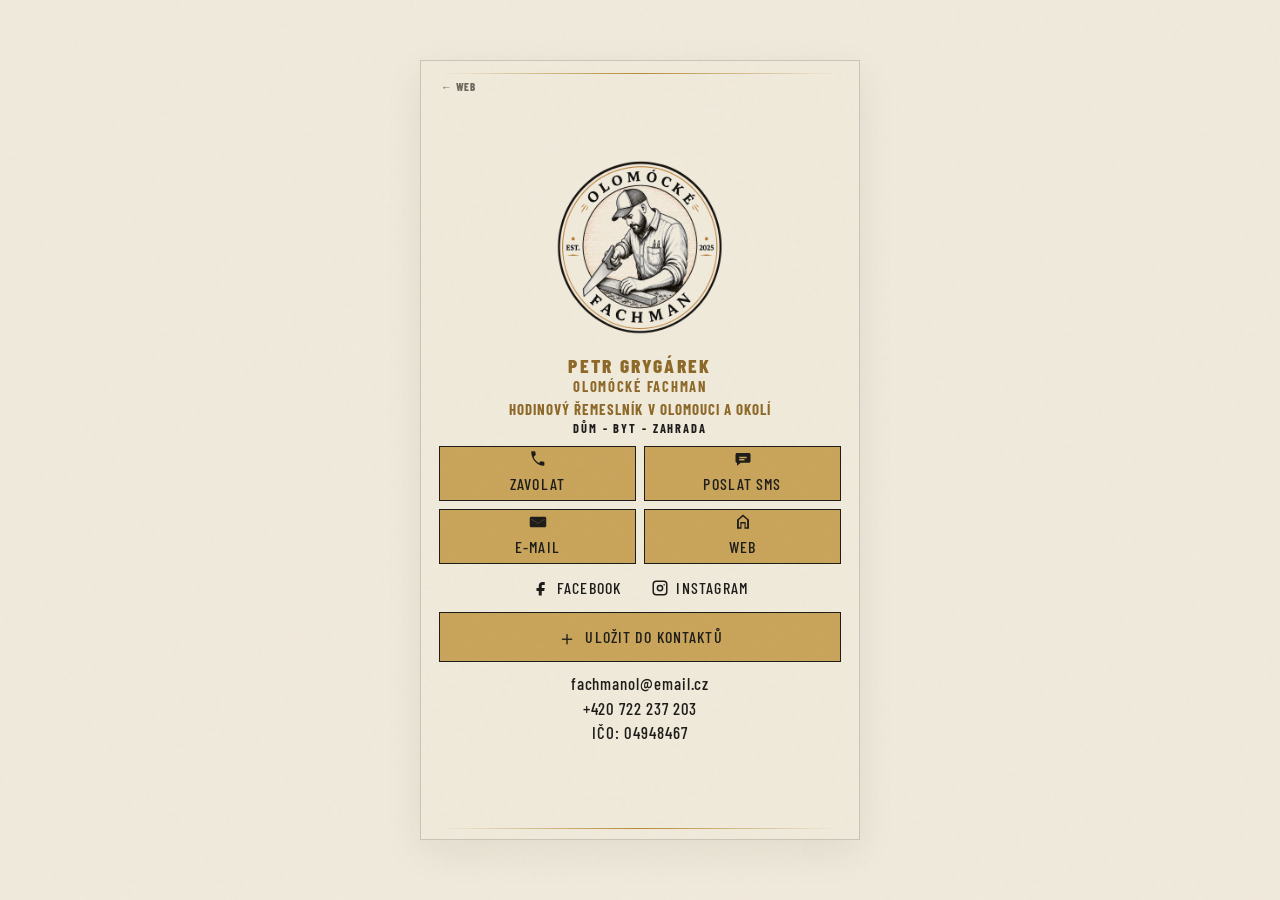
<file: vizitka/index.html>
<!doctype html>
<html lang="cs">
<head>
  <meta charset="utf-8">
  <meta name="viewport" content="width=device-width, initial-scale=1, viewport-fit=cover">
  <meta name="theme-color" content="#f0eadc">
  <meta name="description" content="Digitální vizitka – Petr Grygárek, Olomócké Fachman. Hodinový řemeslník pro Olomouc a okolí.">
  <meta name="apple-mobile-web-app-capable" content="yes">
  <meta name="apple-mobile-web-app-status-bar-style" content="default">
  <link rel="manifest" href="manifest.webmanifest">
  <link rel="icon" href="logo-v03.png">
  <link rel="preconnect" href="https://fonts.googleapis.com">
  <link rel="preconnect" href="https://fonts.gstatic.com" crossorigin>
  <link href="https://fonts.googleapis.com/css2?family=Barlow+Condensed:wght@500;600;700;800&family=Inter:wght@400;500;600;700&display=swap" rel="stylesheet">
  <link rel="stylesheet" href="style.css">
  <title>Petr Grygárek | Olomócké Fachman</title>
</head>
<body class="vizitka-body">
  <main class="vizitka-page">
    <section class="vizitka-shell" aria-label="Digitální vizitka Petr Grygárek – Olomócké Fachman">
      <a class="vizitka-back" href="../" aria-label="Zpět na web">← Web</a>

      <div class="vizitka-topline" aria-hidden="true"></div>
      <img class="vizitka-brandmark" src="logo-v03.png" alt="Olomócké Fachman">

      <div class="vizitka-identity">
        <div class="vizitka-person">Petr Grygárek</div>
        <div class="vizitka-brandname">Olomócké fachman</div>
        <div class="vizitka-job">Hodinový řemeslník v Olomouci a okolí</div>
        <div class="vizitka-area">Dům - Byt - Zahrada</div>
      </div>


      <div class="vizitka-actions">
        <a class="vizitka-action" href="tel:+420722237203" aria-label="Zavolat">
          <svg viewBox="0 0 24 24" aria-hidden="true"><path d="M6.6 10.8c1.6 3.1 3.5 4.9 6.6 6.6l2.2-2.2c.3-.3.7-.4 1.1-.2 1 .3 2 .5 3 .5.6 0 1 .4 1 1V20c0 .6-.4 1-1 1C11.5 21 3 12.5 3 2.5c0-.6.4-1 1-1h3.5c.6 0 1 .4 1 1 0 1 .2 2 .5 3 .1.4 0 .8-.2 1.1l-2.2 2.2Z"/></svg>
          <strong>Zavolat</strong>
        </a>
        <a class="vizitka-action" href="sms:+420722237203" aria-label="Poslat SMS">
          <svg viewBox="0 0 24 24" aria-hidden="true"><path d="M4 4h16c1.1 0 2 .9 2 2v9c0 1.1-.9 2-2 2H9l-5 4v-4H4c-1.1 0-2-.9-2-2V6c0-1.1.9-2 2-2Zm3 5v2h10V9H7Zm0 3v2h7v-2H7Z"/></svg>
          <strong>Poslat SMS</strong>
        </a>
        <a class="vizitka-action" href="mailto:fachmanol@email.cz" aria-label="E-mail">
          <svg viewBox="0 0 24 24" aria-hidden="true"><path d="M3 5h18c1.1 0 2 .9 2 2v10c0 1.1-.9 2-2 2H3c-1.1 0-2-.9-2-2V7c0-1.1.9-2 2-2Zm0 3v.4l9 5.7 9-5.7V8l-9 5.7L3 8Z"/></svg>
          <strong>E-mail</strong>
        </a>
        <a class="vizitka-action" href="https://www.olomockefachman.cz/" aria-label="Web">
          <svg viewBox="0 0 24 24" aria-hidden="true"><path d="M12 2 4 9v12h6v-7h4v7h6V9l-8-7Zm0 2.6 5.5 4.8V19h-2v-7H8.5v7h-2V9.4L12 4.6Z"/></svg>
          <strong>Web</strong>
        </a>
      </div>

      <div class="vizitka-socials" aria-label="Sociální sítě">
        <a href="https://www.facebook.com/olomockefachman/" target="_blank" rel="noopener noreferrer" aria-label="Facebook">
          <svg viewBox="0 0 24 24" aria-hidden="true"><path d="M14 8h3V4h-3c-2.8 0-5 2.2-5 5v3H6v4h3v6h4v-6h3.2l.8-4H13V9c0-.6.4-1 1-1Z"/></svg><span>Facebook</span>
        </a>
        <a href="https://www.instagram.com/olomocke.fachman/" target="_blank" rel="noopener noreferrer" aria-label="Instagram">
          <svg viewBox="0 0 24 24" aria-hidden="true"><path d="M7 2h10a5 5 0 0 1 5 5v10a5 5 0 0 1-5 5H7a5 5 0 0 1-5-5V7a5 5 0 0 1 5-5Zm0 2a3 3 0 0 0-3 3v10a3 3 0 0 0 3 3h10a3 3 0 0 0 3-3V7a3 3 0 0 0-3-3H7Zm5 3.5A4.5 4.5 0 1 1 7.5 12 4.5 4.5 0 0 1 12 7.5Zm0 2A2.5 2.5 0 1 0 14.5 12 2.5 2.5 0 0 0 12 9.5ZM17.5 6.5A1 1 0 1 1 16.5 7.5a1 1 0 0 1 1-1Z"/></svg><span>Instagram</span>
        </a>
      </div>

      <button class="vizitka-save" id="saveContact" type="button">
        <span class="save-icon">＋</span><span>Uložit do kontaktů</span>
      </button>

      <div class="vizitka-contact-info">
        <a href="mailto:fachmanol@email.cz">fachmanol@email.cz</a>
        <a href="tel:+420722237203">+420 722 237 203</a>
        <span>IČO: 04948467</span>
      </div>
    </section>
  </main>
  <script src="app.js"></script>
</body>
</html>
</file>
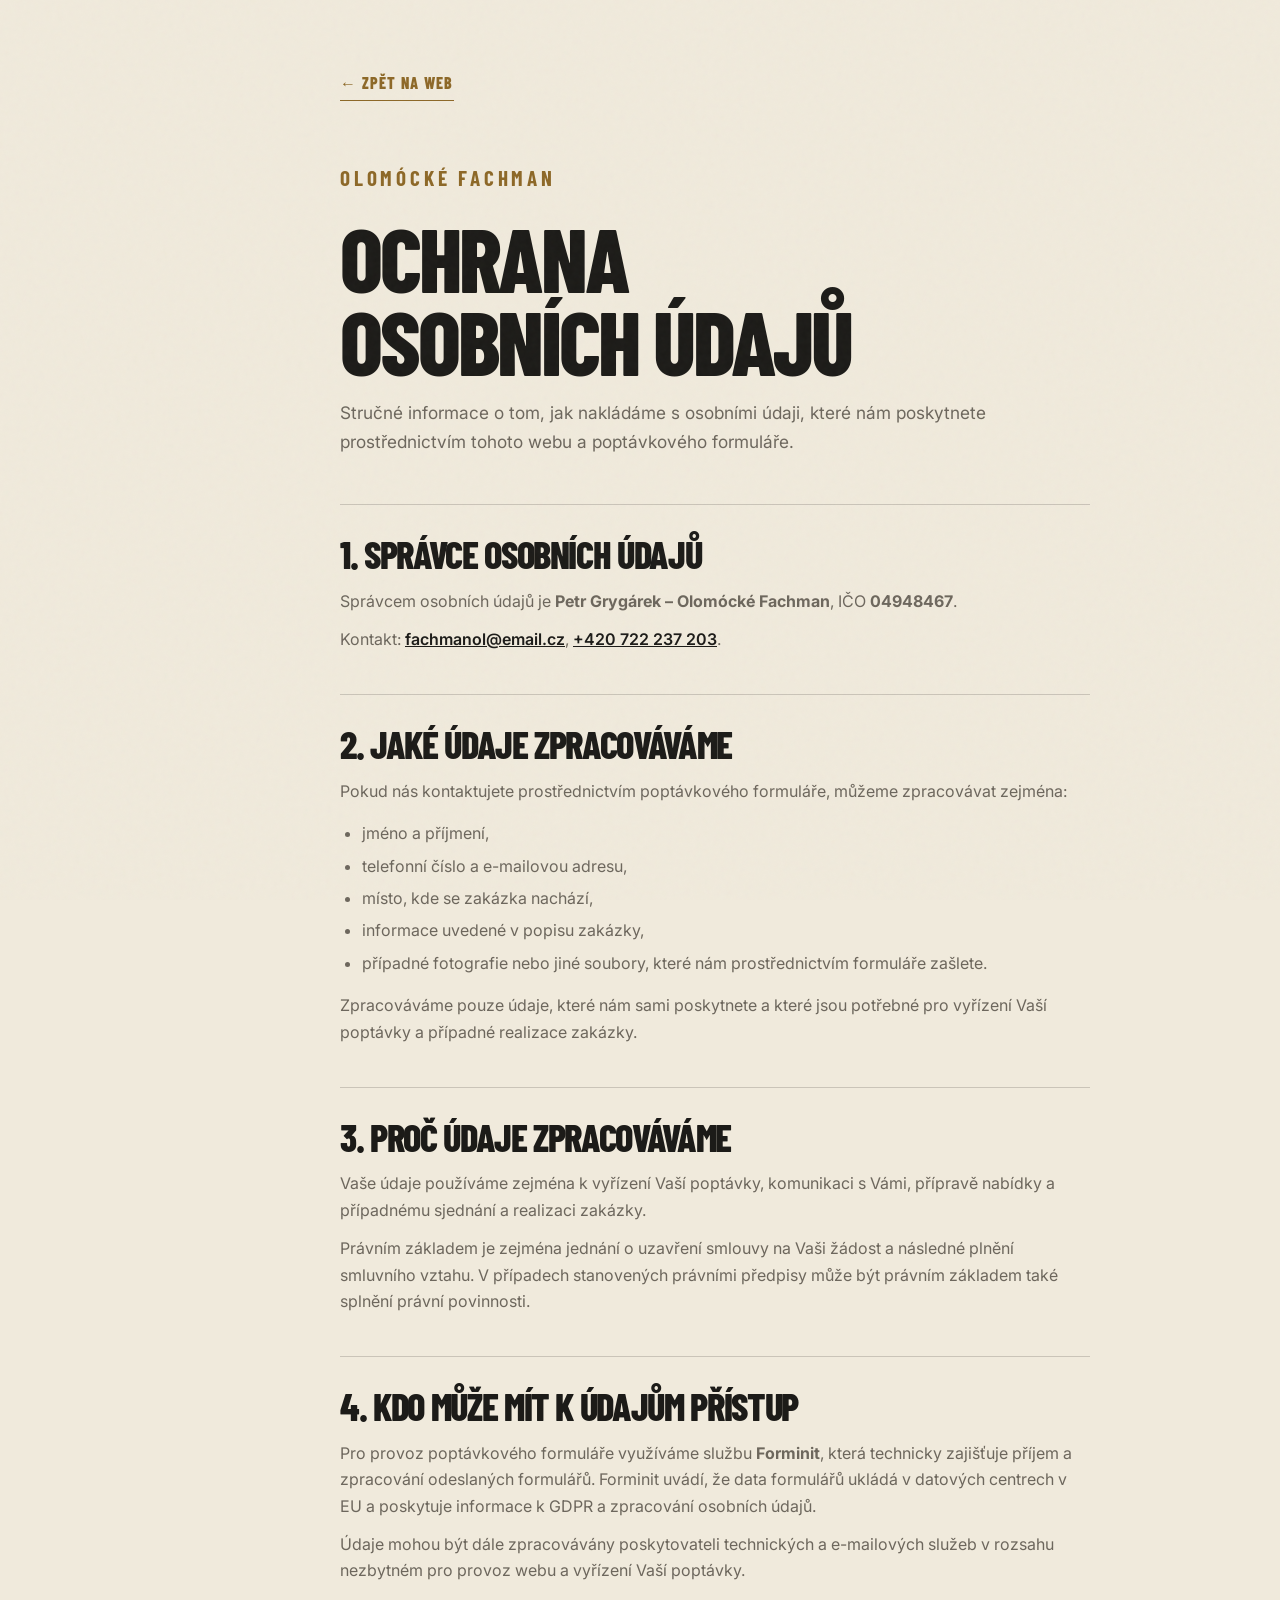
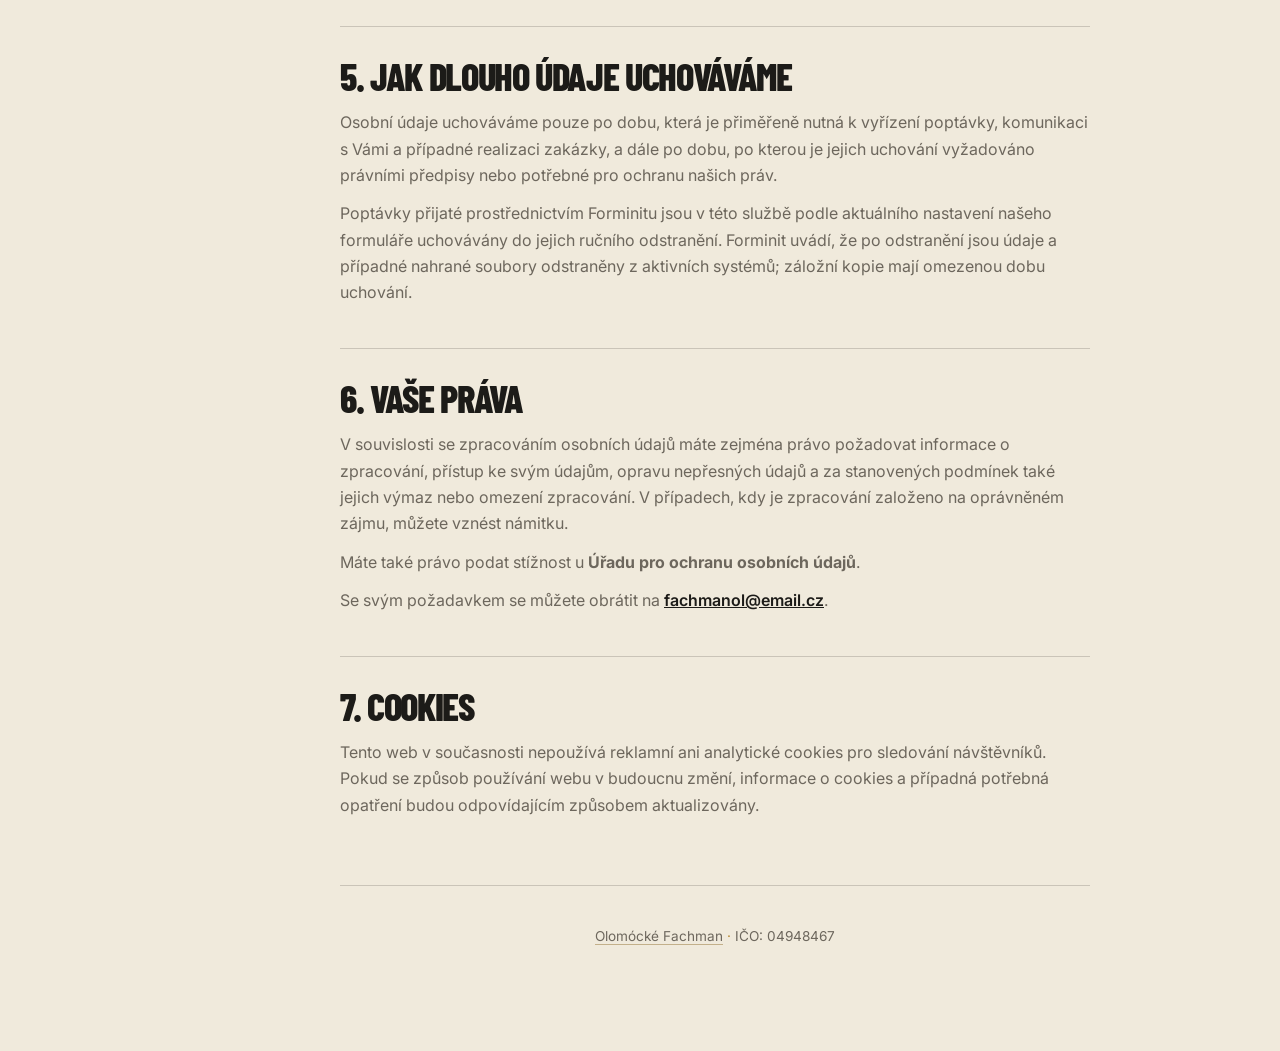
<file: ochrana-osobnich-udaju.html>
<!doctype html>
<html lang="cs">
<head>
  <meta charset="utf-8">
  <meta name="viewport" content="width=device-width, initial-scale=1">
  <meta name="description" content="Ochrana osobních údajů – Olomócké Fachman.">
  <title>Ochrana osobních údajů | Olomócké Fachman</title>
  <link rel="preconnect" href="https://fonts.googleapis.com">
  <link rel="preconnect" href="https://fonts.gstatic.com" crossorigin>
  <link href="https://fonts.googleapis.com/css2?family=Barlow+Condensed:wght@500;600;700;800&family=Inter:wght@400;500;600;700&display=swap" rel="stylesheet">
  <link rel="stylesheet" href="style.css">
</head>
<body class="privacy-page">
  <main class="privacy-wrap">
    <a class="privacy-back" href="index.html">← Zpět na web</a>
    <p class="kicker">Olomócké Fachman</p>
    <h1>Ochrana<br>osobních údajů</h1>
    <p class="privacy-lead">Stručné informace o tom, jak nakládáme s osobními údaji, které nám poskytnete prostřednictvím tohoto webu a poptávkového formuláře.</p>

    <section class="privacy-card">
      <h2>1. Správce osobních údajů</h2>
      <p>Správcem osobních údajů je <strong>Petr Grygárek – Olomócké Fachman</strong>, IČO <strong>04948467</strong>.</p>
      <p>Kontakt: <a class="privacy-contact" href="mailto:fachmanol@email.cz">fachmanol@email.cz</a>, <a class="privacy-contact" href="tel:+420722237203">+420 722 237 203</a>.</p>
    </section>

    <section class="privacy-card">
      <h2>2. Jaké údaje zpracováváme</h2>
      <p>Pokud nás kontaktujete prostřednictvím poptávkového formuláře, můžeme zpracovávat zejména:</p>
      <ul>
        <li>jméno a příjmení,</li>
        <li>telefonní číslo a e-mailovou adresu,</li>
        <li>místo, kde se zakázka nachází,</li>
        <li>informace uvedené v popisu zakázky,</li>
        <li>případné fotografie nebo jiné soubory, které nám prostřednictvím formuláře zašlete.</li>
      </ul>
      <p>Zpracováváme pouze údaje, které nám sami poskytnete a které jsou potřebné pro vyřízení Vaší poptávky a případné realizace zakázky.</p>
    </section>

    <section class="privacy-card">
      <h2>3. Proč údaje zpracováváme</h2>
      <p>Vaše údaje používáme zejména k vyřízení Vaší poptávky, komunikaci s Vámi, přípravě nabídky a případnému sjednání a realizaci zakázky.</p>
      <p>Právním základem je zejména jednání o uzavření smlouvy na Vaši žádost a následné plnění smluvního vztahu. V případech stanovených právními předpisy může být právním základem také splnění právní povinnosti.</p>
    </section>

    <section class="privacy-card">
      <h2>4. Kdo může mít k údajům přístup</h2>
      <p>Pro provoz poptávkového formuláře využíváme službu <strong>Forminit</strong>, která technicky zajišťuje příjem a zpracování odeslaných formulářů. Forminit uvádí, že data formulářů ukládá v datových centrech v EU a poskytuje informace k GDPR a zpracování osobních údajů.</p>
      <p>Údaje mohou být dále zpracovávány poskytovateli technických a e-mailových služeb v rozsahu nezbytném pro provoz webu a vyřízení Vaší poptávky.</p>
    </section>

    <section class="privacy-card">
      <h2>5. Jak dlouho údaje uchováváme</h2>
      <p>Osobní údaje uchováváme pouze po dobu, která je přiměřeně nutná k vyřízení poptávky, komunikaci s Vámi a případné realizaci zakázky, a dále po dobu, po kterou je jejich uchování vyžadováno právními předpisy nebo potřebné pro ochranu našich práv.</p>
      <p>Poptávky přijaté prostřednictvím Forminitu jsou v této službě podle aktuálního nastavení našeho formuláře uchovávány do jejich ručního odstranění. Forminit uvádí, že po odstranění jsou údaje a případné nahrané soubory odstraněny z aktivních systémů; záložní kopie mají omezenou dobu uchování.</p>
    </section>

    <section class="privacy-card">
      <h2>6. Vaše práva</h2>
      <p>V souvislosti se zpracováním osobních údajů máte zejména právo požadovat informace o zpracování, přístup ke svým údajům, opravu nepřesných údajů a za stanovených podmínek také jejich výmaz nebo omezení zpracování. V případech, kdy je zpracování založeno na oprávněném zájmu, můžete vznést námitku.</p>
      <p>Máte také právo podat stížnost u <strong>Úřadu pro ochranu osobních údajů</strong>.</p>
      <p>Se svým požadavkem se můžete obrátit na <a class="privacy-contact" href="mailto:fachmanol@email.cz">fachmanol@email.cz</a>.</p>
    </section>

    <section class="privacy-card">
      <h2>7. Cookies</h2>
      <p>Tento web v současnosti nepoužívá reklamní ani analytické cookies pro sledování návštěvníků. Pokud se způsob používání webu v budoucnu změní, informace o cookies a případná potřebná opatření budou odpovídajícím způsobem aktualizovány.</p>
    </section>

    <footer>
      <p><a href="index.html">Olomócké Fachman</a> <span>·</span> IČO: 04948467</p>
    </footer>
  </main>
</body>
</html>
</file>
<file: vizitka/style.css>
:root{
  --paper:#f0eadc;
  --paper-deep:#e7ddc9;
  --ink:#1c1b18;
  --muted:#6d675d;
  --brass:#b78b38;
  --brass-dark:#8d6827;
  --line:rgba(28,27,24,.18);
  --display:"Barlow Condensed",Arial,sans-serif;
  --body:"Inter",Arial,sans-serif;
}
*{box-sizing:border-box}
html,body{max-width:100%;overflow-x:hidden}
html{scroll-behavior:smooth;scroll-padding-top:90px}
body{margin:0;background:var(--paper);color:var(--ink);font-family:var(--body);line-height:1.65}
body::before{content:"";position:fixed;inset:0;pointer-events:none;z-index:9999;opacity:.16;background-image:url("data:image/svg+xml,%3Csvg viewBox='0 0 180 180' xmlns='http://www.w3.org/2000/svg'%3E%3Cfilter id='n'%3E%3CfeTurbulence type='fractalNoise' baseFrequency='.85' numOctaves='4' stitchTiles='stitch'/%3E%3C/filter%3E%3Crect width='100%25' height='100%25' filter='url(%23n)' opacity='.18'/%3E%3C/svg%3E")}
a{color:inherit} img{max-width:100%;display:block}
.site-header{height:78px;position:sticky;top:0;z-index:100;display:flex;align-items:center;gap:34px;padding:0 clamp(22px,5vw,76px);background:rgba(240,234,220,.88);backdrop-filter:blur(12px);border-bottom:1px solid var(--brass)}
.desktop-nav{display:flex;gap:30px;margin-right:auto}
.desktop-nav a,.header-cta{text-decoration:none;text-transform:uppercase;font-family:var(--display);font-weight:700;letter-spacing:.08em;font-size:.93rem}
.desktop-nav a{position:relative}.desktop-nav a::after{content:"";position:absolute;left:0;right:100%;bottom:-6px;height:2px;background:var(--brass);transition:.25s}.desktop-nav a:hover::after{right:0}
.header-cta{padding:11px 17px;border:1px solid var(--brass-dark);background:var(--brass);color:var(--ink)}
.section{padding:clamp(58px,6.5vw,100px) clamp(22px,7vw,110px);position:relative}
.hero{min-height:calc(100vh - 78px);display:grid;place-items:center;text-align:center;padding-top:118px;padding-bottom:84px;overflow:hidden}
.hero-rule{display:none}
.hero-inner{width:min(850px,100%);display:flex;flex-direction:column;align-items:center;transform:translateY(-70px)}
.hero-logo{width:min(465px,66vw);margin:0 auto 18px;filter:contrast(1.04)}
.eyebrow,.kicker{text-transform:uppercase;font-family:var(--display);letter-spacing:.18em;font-weight:700;color:var(--brass-dark);font-size:.88rem}
.hero-locality{font-size:clamp(1.18rem,1.9vw,1.58rem);color:var(--ink);letter-spacing:.22em;margin:8px 0 0}
.hero-copy{max-width:760px;margin:26px auto 26px;color:#4c4840;font-size:clamp(1rem,1.4vw,1.18rem);line-height:1.55}
.hero-copy span{display:block}.hero-copy span+span{margin-top:10px}
.wood-note{margin:0 auto 30px;font-family:var(--display);font-size:clamp(1.15rem,1.8vw,1.55rem);font-weight:600;color:var(--brass-dark)}
.hero-actions{display:flex;justify-content:center;gap:12px;flex-wrap:wrap}
.btn{display:inline-flex;align-items:center;justify-content:center;min-height:52px;padding:0 25px;text-decoration:none;text-transform:uppercase;font-family:var(--display);font-weight:800;letter-spacing:.09em;border:1px solid var(--ink);cursor:pointer;transition:transform .2s,background .2s,color .2s}.btn:hover{transform:translateY(-2px)}
.btn-primary{background:var(--ink);color:var(--paper)}.btn-primary:hover{background:var(--brass-dark);border-color:var(--brass-dark)}.btn-ghost{background:transparent}.btn-ghost:hover{background:rgba(28,27,24,.06)}
.scroll-cue{position:absolute;bottom:28px;width:28px;height:48px;border:1px solid var(--line);border-radius:20px}.scroll-cue span{position:absolute;left:50%;top:9px;width:4px;height:4px;border-radius:50%;background:var(--brass);animation:scroll 1.7s infinite}@keyframes scroll{0%{transform:translate(-50%,0);opacity:0}25%{opacity:1}100%{transform:translate(-50%,20px);opacity:0}}
.section-head{max-width:860px;margin-bottom:58px}.section-head.centered{text-align:center;margin-left:auto;margin-right:auto}
h2{font-family:var(--display);font-size:clamp(3rem,6.5vw,6.7rem);line-height:.94;text-transform:uppercase;letter-spacing:-.035em;margin:14px 0 0;font-weight:800}
h2 em{font-style:normal;color:var(--brass-dark)}
.services{border-top:1px solid var(--line)}
.service-grid{display:grid;grid-template-columns:repeat(2,1fr);max-width:980px;margin:0 auto;border-top:1px solid var(--line);border-left:1px solid var(--line)}
.service-card{position:relative;min-height:220px;padding:30px 32px;border-right:1px solid var(--line);border-bottom:1px solid var(--line)}
.service-card .number,.step>span{font-family:var(--display);color:var(--brass-dark);letter-spacing:.1em}.line-icon{font-family:serif;font-size:3.5rem;line-height:1;color:var(--brass);margin:20px 0 16px}
.service-card h3,.step h3{font-family:var(--display);text-transform:uppercase;font-size:1.8rem;line-height:1.05;margin:0 0 14px}.service-card p,.step p{color:var(--muted);max-width:520px;margin:0}
.service-wide{grid-column:1/-1;display:grid;grid-template-columns:auto 1fr auto;align-items:center;gap:30px;min-height:150px}.service-wide h3{margin-bottom:8px}.text-link{font-family:var(--display);text-transform:uppercase;font-weight:800;letter-spacing:.07em;text-decoration:none;border-bottom:1px solid var(--ink);padding-bottom:5px;white-space:nowrap}.text-link span{color:var(--brass-dark)}
.quick-action{background:linear-gradient(135deg,rgba(183,139,56,.08),transparent 45%,rgba(183,139,56,.09));text-align:center;border-block:1px solid var(--line);padding-top:12px;padding-bottom:clamp(48px,5vw,78px)}
.simple-divider{width:min(760px,78vw);height:1px;margin:0 auto 48px;background:linear-gradient(90deg,transparent,var(--brass),transparent)}
.quick-inner{max-width:820px;margin:auto}.quick-inner>p:not(.kicker){max-width:620px;margin:28px auto 32px;color:var(--muted)}
.about{display:grid;grid-template-columns:minmax(300px,.8fr) minmax(400px,1.2fr);gap:clamp(55px,8vw,130px);align-items:center}.profile-photo{aspect-ratio:4/5;overflow:hidden;border:1px solid var(--brass);background:#ddd}.profile-photo img{width:100%;height:100%;object-fit:cover;display:block}
.about-copy .lead{font-size:1.2rem;color:var(--ink);margin-top:36px}.about-copy p{color:var(--muted);max-width:680px}.about-copy p+p{margin-top:18px}blockquote{margin:35px 0 0;padding:10px 0 10px 25px;border-left:3px solid var(--brass);font-family:var(--display);font-weight:600;font-size:clamp(1.5rem,2.2vw,2.2rem);line-height:1.2}.quality-motto{margin-top:24px!important;color:var(--brass-dark)!important;font-family:var(--display);font-size:clamp(1.25rem,1.8vw,1.7rem);font-weight:600;line-height:1.3}
.process{background:rgba(255,255,255,.15);border-block:1px solid var(--line)}.process-grid{display:grid;grid-template-columns:repeat(4,1fr);max-width:980px;margin:0 auto;border-top:1px solid var(--line);border-left:1px solid var(--line)}.step{padding:28px 24px;min-height:220px;border-right:1px solid var(--line);border-bottom:1px solid var(--line);position:relative}.step:not(:last-child)::after{content:"→";position:absolute;right:-13px;top:45px;z-index:2;background:var(--paper);color:var(--brass-dark);padding:0 4px}.step h3{margin-top:38px}.process-note{text-align:center;font-family:var(--display);text-transform:uppercase;font-weight:700;letter-spacing:.08em;margin:40px auto 0}
.portfolio-grid{display:grid;gap:34px}.portfolio-job{display:grid;grid-template-columns:repeat(3,1fr);gap:12px}.portfolio-job.portfolio-single{grid-template-columns:minmax(0,1fr)}.portfolio-photo{border:0;padding:0;background:none;display:block;cursor:zoom-in;overflow:hidden;aspect-ratio:4/3}.portfolio-photo img{width:100%;height:100%;object-fit:cover;display:block;transition:transform .45s ease}.portfolio-photo:hover img{transform:scale(1.025)}.gallery-note{color:var(--muted);font-size:.9rem;margin-top:15px}.lightbox{position:fixed;inset:0;background:rgba(12,12,12,.92);z-index:500;display:none;align-items:center;justify-content:center;padding:40px}.lightbox.open{display:flex}.lightbox img{max-width:94vw;max-height:90vh;object-fit:contain;box-shadow:0 20px 70px rgba(0,0,0,.35)}.lightbox-close{position:absolute;top:18px;right:24px;width:48px;height:48px;border:1px solid rgba(255,255,255,.35);background:rgba(0,0,0,.25);color:#fff;font-size:34px;line-height:1;cursor:pointer}
.inquiry{display:grid;grid-template-columns:.75fr 1.25fr;gap:clamp(55px,8vw,120px);background:var(--paper-deep);border-block:0;position:relative}.inquiry::before{content:"";position:absolute;left:0;right:0;top:0;height:1px;background:var(--brass)}.inquiry-copy{position:relative}.inquiry-copy>p:not(.kicker){color:var(--muted);max-width:500px;margin-top:30px}.stamp{margin-top:80px;width:145px;height:145px;border:2px solid rgba(141,104,39,.45);border-radius:50%;display:grid;place-items:center;align-content:center;text-align:center;font-family:var(--display);font-weight:700;color:rgba(141,104,39,.6);transform:rotate(-8deg);line-height:1}.stamp b{font-size:1.5rem}
.inquiry-form{background:rgba(240,234,220,.7);border:1px solid var(--line);padding:clamp(28px,4vw,55px)}.field-row{display:grid;grid-template-columns:1fr 1fr;gap:20px}label{display:block;font-family:var(--display);font-weight:700;text-transform:uppercase;letter-spacing:.06em;margin-bottom:22px}input,textarea{display:block;width:100%;margin-top:7px;background:transparent;border:0;border-bottom:1px solid rgba(28,27,24,.42);border-radius:0;padding:12px 3px;font:inherit;color:var(--ink);outline:none}textarea{border:1px solid rgba(28,27,24,.3);padding:15px;resize:vertical}input:focus,textarea:focus{border-color:var(--brass-dark)}.file-field input{position:absolute;opacity:0;pointer-events:none}.file-box{margin-top:7px;border:1px dashed rgba(28,27,24,.35);padding:22px;display:flex;flex-direction:column;cursor:pointer}.file-box b{color:var(--brass-dark)}.file-box small{text-transform:none;letter-spacing:0;font-family:var(--body);font-weight:400;color:var(--muted)}.form-submit{width:100%;border:0}.form-note{text-align:center;color:var(--muted);font-size:.82rem}.form-success{display:none;margin-top:20px;padding:20px;border:1px solid var(--brass);background:rgba(183,139,56,.08)}.form-success.show{display:flex;flex-direction:column}.form-success strong{font-family:var(--display);font-size:1.5rem;text-transform:uppercase}.form-success span{color:var(--muted);font-size:.9rem}
.contact-grid{display:grid;grid-template-columns:repeat(3,1fr);border-top:1px solid var(--line);border-left:1px solid var(--line)}.contact-card{padding:38px 30px;min-height:185px;border-right:1px solid var(--line);border-bottom:1px solid var(--line);display:flex;flex-direction:column;text-decoration:none}.contact-card small{text-transform:uppercase;color:var(--brass-dark);font-family:var(--display);font-weight:700;letter-spacing:.12em}.contact-card strong{font-family:var(--display);font-size:clamp(1.5rem,2.5vw,2.6rem);margin:auto 0;line-height:1}.contact-card span{font-size:.85rem;color:var(--muted)}a.contact-card:hover{background:rgba(183,139,56,.07)}
.socials{display:flex;justify-content:center;align-items:center;gap:28px;margin-top:42px;text-transform:uppercase;font-family:var(--display);font-weight:700;letter-spacing:.08em}.socials span{color:var(--muted)}.socials a{text-decoration:none;border-bottom:1px solid var(--brass-dark)}
footer{padding:25px 7vw 110px;border-top:1px solid var(--line);text-align:center;color:var(--muted);font-size:.85rem}footer span{color:var(--brass)}
.mobile-actionbar{display:none}
.side-nav{position:fixed;left:22px;right:auto;top:50%;transform:translateY(-50%);z-index:90;display:flex;flex-direction:column;align-items:flex-start;gap:8px;padding:14px 10px;background:transparent;backdrop-filter:none;border-left:1px solid rgba(28,27,24,.14)}.side-nav a{display:flex;align-items:center;justify-content:flex-start;gap:9px;min-height:24px;text-decoration:none;font-family:var(--display);text-transform:uppercase;letter-spacing:.08em;font-size:.76rem;color:var(--muted);transition:color .2s,transform .2s}.side-nav a span{color:var(--brass-dark);font-size:.66rem}.side-nav a b{font-weight:600}.side-nav a:hover,.side-nav a.active{color:var(--ink);transform:translateX(4px)}.side-nav a.active b{color:var(--brass-dark)}.side-nav a.active::before{content:"";width:22px;height:1px;background:var(--brass);order:-1}
.reveal{opacity:0;transform:translateY(24px);transition:opacity .75s ease,transform .75s ease}.reveal.visible{opacity:1;transform:none}
@media(max-width:1180px){.side-nav{display:none}}
@media(max-width:900px){.desktop-nav{display:none}.site-header{height:68px;padding:0 20px}.header-cta{font-size:.8rem;padding:9px 11px}html{scroll-padding-top:68px}.hero{min-height:calc(100svh - 68px);padding-top:98px}.service-grid,.process-grid,.contact-grid{grid-template-columns:1fr 1fr}.service-wide{grid-template-columns:auto 1fr}.service-wide .text-link{grid-column:2}.process-grid .step:nth-child(2)::after{display:none}.about,.inquiry{grid-template-columns:1fr}.about-mark{max-width:500px;margin:auto;width:100%}.stamp{display:none}.portfolio-job{gap:9px}}
@media(max-width:620px){body{padding-bottom:61px}.section{padding:58px 20px}.site-header .header-cta{display:none}.hero{padding-top:54px}.hero-logo{width:min(520px,100%)}.hero-copy{font-size:.98rem}.hero-copy span+span{margin-top:8px}.hero-actions{display:grid;grid-template-columns:1fr;width:100%}.btn{width:100%}h2{font-size:clamp(3rem,15vw,4.8rem);line-height:.96}.section-head{margin-bottom:38px}.service-grid,.process-grid,.contact-grid{grid-template-columns:1fr}.service-card{min-height:auto;padding:30px 25px}.line-icon{margin:22px 0 18px}.service-wide{display:block}.service-wide .number{display:block;margin-bottom:24px}.service-wide .text-link{display:inline-block;margin-top:25px;white-space:normal}.step{min-height:auto;padding:30px 25px}.step h3{margin-top:25px}.step::after{display:none!important}.about{gap:48px}.profile-photo{aspect-ratio:5/4}.portfolio-job{grid-template-columns:1fr;gap:9px}.portfolio-photo{aspect-ratio:16/10}.field-row{grid-template-columns:1fr}.inquiry-form{padding:25px 20px}.contact-card{min-height:150px}.socials{flex-wrap:wrap;gap:15px 24px}.socials span{width:100%;text-align:center}footer{padding-bottom:55px}.mobile-actionbar{position:fixed;z-index:200;left:0;right:0;bottom:0;height:61px;display:grid;grid-template-columns:1fr 1.3fr;background:var(--ink);box-shadow:0 -5px 20px rgba(0,0,0,.14)}.mobile-actionbar a{display:grid;place-items:center;color:var(--paper);text-decoration:none;text-transform:uppercase;font-family:var(--display);font-weight:800;letter-spacing:.08em}.mobile-actionbar a+a{background:var(--brass-dark)}}
@media(prefers-reduced-motion:reduce){html{scroll-behavior:auto}.reveal{opacity:1;transform:none;transition:none}.scroll-cue span{animation:none}}

/* v0.4: reserve a left rail so the floating section navigation never covers content. */
@media(min-width:1181px){
  main{padding-left:150px;}
  .side-nav{left:18px;}
}


/* v0.9: split process headline into ink and brass; footer logo removed. */
.process-subtitle span{color:var(--ink)}
.process-subtitle em{color:var(--brass-dark)}
/* v0.91: requested refinements */
/* v0.91: unify smaller/content text on the Inter body font while preserving existing sizes and colors. */
.service-card p,.step p,.quick-inner>p:not(.kicker),.about-copy>p:not(.kicker),.inquiry-copy>p:not(.kicker),.gallery-note,.contact-card span,.form-note,.form-success span{font-family:var(--body)}

/* v0.91: compact desktop cards without changing the content. */
@media(min-width:901px){
  .service-grid,.process-grid{max-width:980px}
}

/* v0.92: refinement pass requested after visual review. */
/* Keep only the single upper brass divider at the inquiry section. */
.quick-action{border-bottom:0}
.inquiry{border-top:0}
.inquiry::before{left:0;right:0}

/* Keep body copy natural and avoid stretched-looking letter spacing. */
.service-card p,.step p,.quick-inner>p:not(.kicker),.about-copy>p:not(.kicker),.inquiry-copy>p:not(.kicker),.gallery-note,.contact-card span,.form-note,.form-success span,.process-note{font-family:var(--body);letter-spacing:normal;font-stretch:normal}
.process-note{text-transform:uppercase;line-height:1.4}

/* Make the desktop cards more vertically compact. */
@media(min-width:901px){
  .service-card{min-height:185px;padding:24px 28px}
  .service-wide{min-height:125px}
  .step{min-height:180px;padding:24px 22px}
  .step h3{margin-top:30px}
}
/* v0.92 step 1: keep only the upper full-width brass divider before the inquiry section. */
.quick-action{border-top:0;border-bottom:0}

/* v0.92 step 4: logo sits directly below the brass header line. */
@media(min-width:901px){
  .hero{display:block; padding-top:26px; padding-bottom:84px;}
  .hero-inner{transform:none; margin:0 auto;}
  .hero-logo{width:min(390px,52vw); margin:0 auto 18px;}
}

/* v0.93: About text unified font/size; final two sentences bold */
.about-copy .about-emphasis { font: inherit; font-size: inherit; line-height: inherit; }
.about-copy .about-emphasis strong { font-weight: 700; }

/* v0.93: pricing section inserted between process and work. */
.pricing{background:rgba(255,255,255,.10)}
.pricing-intro{max-width:700px;color:var(--muted);margin-top:26px;font-size:1.05rem}
.pricing-list{max-width:980px;margin:0 auto;border-top:1px solid var(--line);border-left:1px solid var(--line);display:grid;grid-template-columns:1fr 1fr}
.pricing-item{padding:26px 28px;border-right:1px solid var(--line);border-bottom:1px solid var(--line)}
.pricing-item h3{font-family:var(--display);text-transform:uppercase;font-size:1.55rem;line-height:1.08;margin:0 0 14px}
.pricing-item p{color:var(--muted);margin:0 0 12px}
.pricing-item p:last-child{margin-bottom:0}
.pricing-note{max-width:980px;margin:34px auto 0;text-align:center;font-family:var(--body);font-size:1rem}
@media(max-width:620px){.pricing-list{grid-template-columns:1fr}.pricing-item{padding:25px 22px}.pricing-item h3{font-size:1.45rem}.pricing-note{text-align:left}}


/* v0.94: enlarge section labels */
.kicker{font-size:1.32rem}

/* v0.94: unified pricing hierarchy — gold titles, black prices below */
.pricing-item h3{color:var(--brass-dark);margin-bottom:8px}
.pricing-price{font-family:var(--display);font-size:1.28rem;line-height:1.15;font-weight:800;color:var(--ink);margin:0 0 16px}
.pricing-price-multi{display:flex;flex-direction:column;gap:3px}
@media(max-width:620px){.kicker{font-size:1.15rem}.pricing-price{font-size:1.18rem}}

/* v0.95 MOBILE: functional responsive pass — desktop appearance remains unchanged. */
.mobile-brand{display:none;text-decoration:none;font-family:var(--display);font-weight:800;text-transform:uppercase;letter-spacing:.08em;font-size:1.08rem}

@media(max-width:900px){
  .site-header{min-height:68px;height:68px}
  .mobile-brand{display:block;margin-right:auto}
  .hero{min-height:auto;padding:54px 20px 72px}
  .hero-inner{width:100%;max-width:760px}
  .hero-logo{width:min(430px,92vw);margin-bottom:16px}
  .hero-locality{font-size:1.18rem;letter-spacing:.18em}
  .hero-copy{max-width:620px;margin:22px auto 22px}
  .wood-note{margin:0 auto 24px;max-width:560px}
  .scroll-cue{display:none}
  .section{padding-left:20px;padding-right:20px}
  h2{max-width:100%;overflow-wrap:break-word}
  .service-wide .text-link{grid-column:auto}
  .about-copy>p:not(.kicker),.inquiry-copy>p:not(.kicker),.quick-inner>p:not(.kicker),.pricing-intro{max-width:100%}
  .process-note{max-width:700px}
  .inquiry{gap:42px}
  .contact-card strong{overflow-wrap:anywhere}
}

@media(max-width:620px){
  body{padding-bottom:calc(61px + env(safe-area-inset-bottom))}
  .site-header{padding:0 16px}
  .mobile-brand{font-size:1rem;letter-spacing:.065em}
  .hero{padding-top:38px;padding-bottom:62px}
  .hero-logo{width:min(390px,88vw)}
  .hero-locality{font-size:1.02rem;letter-spacing:.16em;margin-top:6px}
  .hero-copy{font-size:.94rem;line-height:1.5;margin:18px auto 18px}
  .wood-note{font-size:.9rem;line-height:1.45;margin-bottom:22px}
  .hero-actions{gap:10px}
  .btn{min-height:50px;padding:0 18px;font-size:.86rem}
  h2{font-size:clamp(2.75rem,14vw,4.25rem)}
  .section{padding-top:52px;padding-bottom:52px}
  .section-head{margin-bottom:32px}
  .kicker{font-size:1.15rem;line-height:1.2;letter-spacing:.13em}
  .service-card,.step,.pricing-item{padding:26px 21px}
  .service-card h3,.step h3{font-size:1.65rem}
  .service-card p,.step p,.pricing-item p{font-size:.94rem;line-height:1.58}
  .service-wide .text-link{margin-top:20px}
  .process-grid{border-left:0;border-right:0}
  .process-note{margin-top:30px;font-size:.9rem}
  .pricing-list{border-left:0;border-right:0}
  .pricing-item{border-left:1px solid var(--line);border-right:1px solid var(--line)}
  .pricing-item h3{font-size:1.4rem}
  .pricing-price{font-size:1.15rem}
  .pricing-note{margin-top:28px;font-size:.92rem;line-height:1.55}
  .portfolio-grid{gap:22px}
  .portfolio-job{gap:8px}
  .portfolio-photo{aspect-ratio:16/10}
  .gallery-note{font-size:.82rem;line-height:1.45}
  .lightbox{padding:18px}
  .lightbox img{max-width:96vw;max-height:82vh}
  .lightbox-close{top:10px;right:10px;width:44px;height:44px}
  .inquiry{gap:34px}
  .inquiry-form{padding:22px 17px}
  label{margin-bottom:19px;font-size:.88rem;line-height:1.25}
  input,textarea{font-size:1rem}
  textarea{min-height:150px}
  .file-box{padding:18px 16px}
  .form-note{font-size:.78rem;line-height:1.45}
  .contact-card{padding:30px 22px;min-height:138px}
  .contact-card strong{font-size:clamp(1.45rem,8vw,2rem)}
  .socials{margin-top:30px}
  footer{padding:22px 20px calc(24px + env(safe-area-inset-bottom));font-size:.78rem;line-height:1.5}
  .mobile-actionbar{height:61px;padding-bottom:env(safe-area-inset-bottom);box-sizing:content-box}
  .mobile-actionbar a{font-size:.82rem}
}

@media(max-width:360px){
  .mobile-brand{font-size:.9rem}
  .hero{padding-left:16px;padding-right:16px}
  .section{padding-left:16px;padding-right:16px}
  .hero-logo{width:86vw}
  h2{font-size:2.7rem}
  .service-card,.step,.pricing-item{padding-left:18px;padding-right:18px}
  .inquiry-form{padding-left:15px;padding-right:15px}
}

.file-selected{margin-top:8px;color:var(--brass-dark);font-weight:700;display:flex;flex-direction:column;gap:7px;}
.file-selected-item{display:flex;align-items:center;justify-content:space-between;gap:12px;padding:7px 10px;border:1px solid rgba(0,0,0,.12);border-radius:8px;background:rgba(255,255,255,.45);font-weight:600;color:var(--ink);}
.file-remove{width:28px;height:28px;display:inline-flex;align-items:center;justify-content:center;border:0;border-radius:50%;background:transparent;color:var(--brass-dark);font-size:1.35rem;line-height:1;cursor:pointer;flex:0 0 auto;padding:0;}
.file-remove:hover{background:rgba(0,0,0,.07);}
.file-remove:focus-visible{outline:2px solid var(--brass-dark);outline-offset:2px;}


.header-socials{display:flex;align-items:center;gap:13px;margin-left:auto}
.header-socials a{display:inline-flex;align-items:center;justify-content:center;width:32px;height:32px;color:var(--ink);text-decoration:none;transition:color .2s ease,transform .2s ease}
.header-socials a:hover{color:var(--brass-dark);transform:translateY(-1px)}
.header-socials svg{width:27px;height:27px;fill:none;stroke:currentColor;stroke-width:1.65;stroke-linecap:round;stroke-linejoin:round}
.header-socials a:last-child svg{stroke-width:1.8}
.header-socials a:focus-visible{outline:2px solid var(--brass-dark);outline-offset:3px}

.socials a{display:inline-flex;align-items:center;gap:8px;color:inherit;text-decoration:none}
.socials a svg{width:18px;height:18px;flex:0 0 auto;fill:none;stroke:currentColor;stroke-width:1.65;stroke-linecap:round;stroke-linejoin:round}
.socials a:last-child svg{stroke-width:1.8}
.socials a:hover{color:var(--brass-dark)}

@media (max-width:760px){
  .header-socials{gap:9px;margin-left:auto}
  .header-socials a{width:30px;height:30px}
  .header-socials svg{width:25.5px;height:25.5px}
}

/* v1.03 – sociální sítě pod portfoliem */
.work > .socials{margin-top:42px}


/* v1.05: privacy page */
.privacy-page{min-height:100vh;padding:0 22px 90px;background:var(--paper)}
.privacy-wrap{width:min(900px,100%);margin:0 auto;padding-top:70px}
.privacy-back{display:inline-block;margin-bottom:38px;text-decoration:none;text-transform:uppercase;font-family:var(--display);font-weight:800;letter-spacing:.08em;color:var(--brass-dark);border-bottom:1px solid var(--brass-dark);padding-bottom:4px}
.privacy-wrap h1{font-family:var(--display);font-size:clamp(3.4rem,7vw,6.8rem);line-height:.92;text-transform:uppercase;letter-spacing:-.035em;margin:0 0 18px;font-weight:800}
.privacy-wrap .privacy-lead{font-size:1.08rem;color:var(--muted);margin:0 0 48px}
.privacy-card{border-top:1px solid var(--line);padding:30px 0}
.privacy-card h2{font-size:clamp(1.8rem,3vw,2.7rem);line-height:1;text-transform:uppercase;margin:0 0 14px}
.privacy-card p{max-width:760px;color:var(--muted);margin:0 0 12px}
.privacy-card ul{max-width:760px;color:var(--muted);padding-left:22px}
.privacy-card li{margin:6px 0}
.privacy-contact{color:var(--ink)!important;font-weight:600}
.privacy-page footer{margin-top:25px;padding-bottom:0}
footer a{color:inherit;text-decoration:none;border-bottom:1px solid rgba(141,104,39,.45)}
@media(max-width:620px){.privacy-wrap{padding-top:40px}.privacy-wrap h1{font-size:clamp(3rem,15vw,4.8rem)}.privacy-card{padding:25px 0}.privacy-page{padding-bottom:80px}}


/* v1.06: unified transparent pricing block with gold bullets */
.pricing-list{display:block;max-width:980px;margin:0 auto;border:0;padding:0}
.pricing-bullet{position:relative;padding:0 0 0 28px;margin:0 0 24px;color:var(--muted);line-height:1.65}
.pricing-bullet:last-child{margin-bottom:0}
.pricing-bullet::before{content:"•";position:absolute;left:4px;top:-1px;color:var(--brass-dark);font-size:1.55rem;line-height:1}
.pricing-bullet strong{color:var(--ink)}
.pricing-note{max-width:980px;margin:42px auto 0;text-align:left;font-family:var(--body);font-size:1rem}
@media(max-width:620px){.pricing-bullet{padding-left:24px;margin-bottom:21px;line-height:1.58}.pricing-note{margin-top:32px;font-size:.92rem;line-height:1.55}}


/* v1.06.1: pricing subnote and final transparency statement inside the shared block */
.pricing-subnote{max-width:900px;margin:32px auto 30px;padding:0 44px;text-align:center;color:var(--muted);font-size:.98rem;line-height:1.65}
.pricing-subnote strong{color:var(--ink);font-weight:650}
.pricing-final{max-width:900px;margin:34px auto 0;padding:26px 44px 0;border-top:1px solid var(--line);text-align:center;color:var(--ink);line-height:1.65}
@media(max-width:620px){.pricing-subnote{margin:28px auto 24px;padding:0 8px;font-size:.92rem;line-height:1.58}.pricing-final{margin-top:28px;padding:22px 8px 0;line-height:1.55}}


/* v1.09.1 – digital business card entry points */
.header-ctas{display:flex;align-items:center;gap:10px;margin-left:auto}
.header-vizitka{display:inline-flex;align-items:center;justify-content:center;min-height:42px;padding:0 14px;border:1px solid var(--brass-dark);text-decoration:none;text-transform:uppercase;font-family:var(--display);font-weight:800;letter-spacing:.08em;font-size:.88rem;background:transparent;color:var(--ink)}
.header-vizitka:hover{background:rgba(183,139,56,.10)}
.header-ctas .header-cta{margin-left:0}
.contact-vizitka-link{display:flex;justify-content:center;margin:30px auto 0}
@media(max-width:900px){.header-ctas{gap:7px}.header-vizitka{min-height:38px;padding:0 10px;font-size:.78rem}.header-ctas .header-cta{display:none}}
@media(max-width:500px){.header-vizitka{font-size:.74rem;padding:0 9px}.header-socials{margin-left:8px}}

/* Digital card */
.vizitka-page{min-height:100svh;display:grid;place-items:center;padding:14px;overflow:hidden}
.vizitka-shell{width:min(440px,100%);height:min(780px,calc(100svh - 28px));min-height:570px;display:flex;flex-direction:column;align-items:center;justify-content:center;position:relative;padding:22px 22px 17px;border:1px solid var(--line);background:rgba(240,234,220,.72);box-shadow:0 12px 38px rgba(28,27,24,.07)}
.vizitka-shell::before,.vizitka-shell::after{content:"";position:absolute;left:20px;right:20px;height:1px;background:linear-gradient(90deg,transparent,var(--brass),transparent)}
.vizitka-shell::before{top:12px}.vizitka-shell::after{bottom:12px}
.vizitka-brandmark{width:min(190px,47vw);height:auto;margin:0 auto 9px}
.vizitka-kicker{text-transform:uppercase;font-family:var(--display);letter-spacing:.17em;font-weight:700;color:var(--brass-dark);font-size:.78rem;text-align:center;margin:0}
.vizitka-name{font-family:var(--display);font-weight:800;text-transform:uppercase;letter-spacing:.025em;font-size:clamp(2.05rem,8vw,3.05rem);line-height:.9;text-align:center;margin:7px 0 0}
.vizitka-role{text-align:center;font-family:var(--display);font-weight:600;text-transform:uppercase;letter-spacing:.075em;font-size:clamp(.95rem,3.8vw,1.12rem);line-height:1.12;margin:11px 0 13px}
.vizitka-role span{display:block;color:var(--brass-dark);font-size:.88em;margin-top:4px;letter-spacing:.15em}
.vizitka-rule{width:min(280px,78%);height:1px;background:var(--line);margin:0 auto 15px;position:relative}
.vizitka-rule::after{content:"•";position:absolute;left:50%;top:50%;transform:translate(-50%,-54%);padding:0 9px;background:var(--paper);color:var(--brass-dark);font-size:1.1rem}
.vizitka-actions{width:100%;display:grid;grid-template-columns:1fr 1fr;gap:9px}
.vizitka-action{min-height:54px;display:flex;flex-direction:column;align-items:center;justify-content:center;gap:1px;border:1px solid var(--ink);background:transparent;text-decoration:none;transition:.18s ease}
.vizitka-action:hover,.vizitka-action:focus-visible{background:var(--ink);color:var(--paper);transform:translateY(-1px)}
.vizitka-action .icon{font-size:1.18rem;line-height:1}.vizitka-action strong{font-family:var(--display);font-size:1.02rem;text-transform:uppercase;letter-spacing:.08em}.vizitka-action small{font-size:.68rem;color:var(--muted)}
.vizitka-socials{display:flex;align-items:center;justify-content:center;gap:22px;margin:13px 0 10px}
.vizitka-socials a{font-family:var(--display);text-transform:uppercase;letter-spacing:.09em;font-weight:800;font-size:.82rem;text-decoration:none;border-bottom:1px solid rgba(141,104,39,.55);padding-bottom:3px}
.vizitka-socials a:hover{color:var(--brass-dark)}
.vizitka-save{width:100%;min-height:51px;display:flex;align-items:center;justify-content:center;gap:8px;border:1px solid var(--brass-dark);background:var(--brass);color:var(--ink);text-decoration:none;text-transform:uppercase;font-family:var(--display);font-weight:800;letter-spacing:.08em;font-size:.92rem;cursor:pointer}
.vizitka-save:hover{background:var(--brass-dark)}
.vizitka-meta{display:flex;flex-direction:column;align-items:center;gap:3px;margin-top:10px;text-align:center}.vizitka-meta .ico{font-family:var(--display);text-transform:uppercase;letter-spacing:.13em;font-size:.68rem;color:var(--muted)}.vizitka-meta strong{font-family:var(--display);font-size:.82rem;letter-spacing:.08em}
.vizitka-back{position:absolute;top:18px;left:20px;text-decoration:none;font-family:var(--display);text-transform:uppercase;font-weight:800;letter-spacing:.08em;font-size:.7rem;color:var(--muted)}.vizitka-back:hover{color:var(--brass-dark)}
@media(max-height:700px){.vizitka-shell{min-height:0;height:calc(100svh - 18px);padding:17px 18px 13px}.vizitka-brandmark{width:150px;margin-bottom:5px}.vizitka-name{font-size:2rem}.vizitka-role{font-size:.88rem;margin:7px 0 9px}.vizitka-rule{margin-bottom:10px}.vizitka-action{min-height:47px}.vizitka-socials{margin:8px 0}.vizitka-save{min-height:45px}.vizitka-meta{margin-top:6px}}
@media(max-width:360px){.vizitka-page{padding:8px}.vizitka-shell{height:calc(100svh - 16px);padding-left:13px;padding-right:13px}.vizitka-brandmark{width:135px}.vizitka-name{font-size:1.8rem}.vizitka-actions{gap:7px}.vizitka-action{min-height:45px}.vizitka-action strong{font-size:.91rem}.vizitka-socials{gap:15px}}


/* DIGITAL CARD 0.3 */
.vizitka-body{min-height:100svh}
.vizitka-page{min-height:100svh;display:grid;place-items:center;padding:10px;overflow:hidden}
.vizitka-shell{width:min(440px,100%);height:min(780px,calc(100svh - 20px));min-height:560px;display:flex;flex-direction:column;align-items:center;position:relative;padding:10px 18px 15px;border:1px solid var(--line);background:rgba(240,234,220,.72);box-shadow:0 12px 38px rgba(28,27,24,.07)}
.vizitka-shell::after{content:"";position:absolute;left:20px;right:20px;bottom:10px;height:1px;background:linear-gradient(90deg,transparent,var(--brass),transparent)}
.vizitka-back{position:absolute;top:17px;left:20px;text-decoration:none;font-family:var(--display);text-transform:uppercase;font-weight:800;letter-spacing:.08em;font-size:.68rem;color:var(--muted);z-index:2}.vizitka-back:hover{color:var(--brass-dark)}
/* Jediná horní zlatá linka – patří pod odkaz Zpět na web. */
.vizitka-topline{width:calc(100% - 40px);height:1px;background:linear-gradient(90deg,transparent,var(--brass),transparent);margin-top:2px;margin-bottom:3px}
/* Středovou linku se symbolem jsme odstranili. */
.vizitka-brandmark{width:min(174px,42vw);height:auto;display:block;margin:0 auto 5px}
.vizitka-identity{text-align:center;width:100%;line-height:1}
.vizitka-person{font-family:var(--display);text-transform:uppercase;color:var(--brass-dark);font-weight:800;letter-spacing:.13em;font-size:1.05rem;margin-top:0}
.vizitka-brandname{font-family:var(--display);text-transform:uppercase;color:var(--brass-dark);font-weight:700;letter-spacing:.12em;font-size:.83rem;margin-top:3px}
.vizitka-job{font-family:var(--display);text-transform:uppercase;color:var(--brass-dark);font-weight:700;letter-spacing:.08em;font-size:.87rem;margin-top:7px}
.vizitka-area{font-family:var(--display);text-transform:uppercase;color:var(--ink);font-weight:700;letter-spacing:.17em;font-size:.72rem;margin-top:4px}
.vizitka-rule{display:none}
.vizitka-actions{width:100%;display:grid;grid-template-columns:1fr 1fr;gap:8px;margin-top:10px}
.vizitka-action{min-height:55px;display:flex;flex-direction:column;align-items:center;justify-content:center;gap:3px;border:1px solid var(--ink);background:var(--brass);color:var(--ink);text-decoration:none;transition:transform .16s ease,background .16s ease}.vizitka-action:hover,.vizitka-action:focus-visible{background:var(--brass-dark);transform:translateY(-1px)}
.vizitka-action svg{width:19px;height:19px;fill:currentColor}.vizitka-action strong{font-family:var(--display);font-size:1rem;text-transform:uppercase;letter-spacing:.075em;font-weight:600}
.vizitka-socials{display:flex;align-items:center;justify-content:center;gap:30px;margin:10px 0 9px}
.vizitka-socials a{display:flex;align-items:center;gap:7px;font-family:var(--display);text-transform:uppercase;letter-spacing:.08em;font-weight:600;font-size:1rem;text-decoration:none;color:var(--ink);border:0;padding:0}.vizitka-socials a:hover{color:var(--brass-dark)}.vizitka-socials svg{width:18px;height:18px;fill:currentColor}
.vizitka-save{width:100%;min-height:50px;display:flex;align-items:center;justify-content:center;gap:7px;border:1px solid var(--ink);background:var(--brass);color:var(--ink);text-decoration:none;text-transform:uppercase;font-family:var(--display);font-weight:600;letter-spacing:.075em;font-size:1rem;cursor:pointer}.vizitka-save:hover{background:var(--brass-dark)}.save-icon{font-size:1.25rem;line-height:1}
.vizitka-contact-info{width:100%;display:flex;flex-direction:column;align-items:center;gap:3px;margin-top:10px;text-align:center}.vizitka-contact-info a,.vizitka-contact-info span{font-family:var(--display);font-weight:600;letter-spacing:.06em;font-size:.95rem;line-height:1.15;color:var(--ink);text-decoration:none}.vizitka-contact-info a:hover{color:var(--brass-dark)}
@media(max-height:700px){.vizitka-page{padding:6px}.vizitka-shell{height:calc(100svh - 12px);min-height:0;padding:7px 15px 10px}.vizitka-topline{margin-bottom:2px}.vizitka-brandmark{width:142px;margin-bottom:3px}.vizitka-person{font-size:.96rem}.vizitka-brandname{font-size:.76rem}.vizitka-job{font-size:.79rem;margin-top:5px}.vizitka-area{font-size:.66rem;margin-top:3px}.vizitka-actions{margin-top:8px}.vizitka-action{min-height:47px}.vizitka-action svg{width:17px;height:17px}.vizitka-action strong,.vizitka-socials a{font-size:.91rem}.vizitka-socials{margin:7px 0}.vizitka-save{min-height:45px;font-size:.91rem}.vizitka-contact-info{margin-top:7px}.vizitka-contact-info a,.vizitka-contact-info span{font-size:.86rem}}
@media(max-width:360px){.vizitka-shell{padding-left:11px;padding-right:11px}.vizitka-brandmark{width:130px}.vizitka-actions{gap:6px}.vizitka-action{min-height:44px}.vizitka-socials{gap:20px}.vizitka-socials a{font-size:.86rem}.vizitka-contact-info a,.vizitka-contact-info span{font-size:.8rem}}


/* Vizitka 0.5 – finální vizuální doladění */
.vizitka-brandmark{width:min(150px,36vw);margin-bottom:7px}
.vizitka-person{font-size:1.10rem;letter-spacing:.12em}
.vizitka-brandname{font-size:.82rem;margin-top:4px}
.vizitka-job{font-size:.84rem;margin-top:8px;letter-spacing:.07em}
.vizitka-area{font-size:.70rem;margin-top:5px;letter-spacing:.15em}
.vizitka-actions{gap:8px;margin-top:12px}
.vizitka-action strong{font-weight:500;letter-spacing:.07em}
.vizitka-action svg{width:18px;height:18px}
.vizitka-socials{gap:30px;margin:11px 0 10px}
.vizitka-socials a{font-weight:500;letter-spacing:.075em}
.vizitka-save{font-weight:500;letter-spacing:.07em}
.vizitka-contact-info{gap:6px;margin-top:12px}
.vizitka-contact-info a,.vizitka-contact-info span{font-size:1.05rem;font-weight:500;letter-spacing:.055em;line-height:1.12}

@media(max-height:700px){
  .vizitka-brandmark{width:130px;margin-bottom:4px}
  .vizitka-person{font-size:1rem}
  .vizitka-brandname{font-size:.75rem;margin-top:3px}
  .vizitka-job{font-size:.77rem;margin-top:5px}
  .vizitka-area{font-size:.64rem;margin-top:3px}
  .vizitka-actions{margin-top:9px}
  .vizitka-action strong,.vizitka-socials a{font-size:.90rem}
  .vizitka-socials{margin:7px 0 8px}
  .vizitka-contact-info{gap:5px;margin-top:8px}
  .vizitka-contact-info a,.vizitka-contact-info span{font-size:.92rem}
}
@media(max-width:360px){
  .vizitka-brandmark{width:122px}
  .vizitka-actions{gap:6px}
  .vizitka-contact-info a,.vizitka-contact-info span{font-size:.87rem}
}

/* v0.6 – final visual adjustment: remove the upper gold divider and lighten the gold button fill. */
.vizitka-topline{display:none}
.vizitka-action,
.vizitka-save{background:#c9a45a}
.vizitka-action:hover,
.vizitka-action:focus-visible,
.vizitka-save:hover{background:#d1b06c}

/* v0.7 – logo lehce větší + výraznější text identity */
.vizitka-brandmark{width:min(170px,40vw)}
.vizitka-person{font-size:1.22rem}
.vizitka-brandname{font-size:.91rem}
.vizitka-job{font-size:.93rem}
.vizitka-area{font-size:.78rem}

@media(max-height:700px){
  .vizitka-brandmark{width:148px}
  .vizitka-person{font-size:1.10rem}
  .vizitka-brandname{font-size:.82rem}
  .vizitka-job{font-size:.84rem}
  .vizitka-area{font-size:.70rem}
}
@media(max-width:360px){
  .vizitka-brandmark{width:138px}
  .vizitka-person{font-size:1.05rem}
  .vizitka-brandname{font-size:.79rem}
  .vizitka-job{font-size:.81rem}
  .vizitka-area{font-size:.68rem}
}

/* v0.8 – logo slightly larger (approx. +15% vs v0.7) */
.vizitka-brandmark{width:min(196px,46vw)}
@media(max-height:700px){
  .vizitka-brandmark{width:170px}
}
@media(max-width:360px){
  .vizitka-brandmark{width:159px}
}
</file>
<file: style.css>
:root{
  --paper:#f0eadc;
  --paper-deep:#e7ddc9;
  --ink:#1c1b18;
  --muted:#6d675d;
  --brass:#b78b38;
  --brass-dark:#8d6827;
  --line:rgba(28,27,24,.18);
  --display:"Barlow Condensed",Arial,sans-serif;
  --body:"Inter",Arial,sans-serif;
}
*{box-sizing:border-box}
html,body{max-width:100%;overflow-x:hidden}
html{scroll-behavior:smooth;scroll-padding-top:90px}
body{margin:0;background:var(--paper);color:var(--ink);font-family:var(--body);line-height:1.65}
body::before{content:"";position:fixed;inset:0;pointer-events:none;z-index:9999;opacity:.16;background-image:url("data:image/svg+xml,%3Csvg viewBox='0 0 180 180' xmlns='http://www.w3.org/2000/svg'%3E%3Cfilter id='n'%3E%3CfeTurbulence type='fractalNoise' baseFrequency='.85' numOctaves='4' stitchTiles='stitch'/%3E%3C/filter%3E%3Crect width='100%25' height='100%25' filter='url(%23n)' opacity='.18'/%3E%3C/svg%3E")}
a{color:inherit} img{max-width:100%;display:block}
.site-header{height:78px;position:sticky;top:0;z-index:100;display:flex;align-items:center;gap:34px;padding:0 clamp(22px,5vw,76px);background:rgba(240,234,220,.88);backdrop-filter:blur(12px);border-bottom:1px solid var(--brass)}
.desktop-nav{display:flex;gap:30px;margin-right:auto}
.desktop-nav a,.header-cta{text-decoration:none;text-transform:uppercase;font-family:var(--display);font-weight:700;letter-spacing:.08em;font-size:.93rem}
.desktop-nav a{position:relative}.desktop-nav a::after{content:"";position:absolute;left:0;right:100%;bottom:-6px;height:2px;background:var(--brass);transition:.25s}.desktop-nav a:hover::after{right:0}
.header-cta{padding:11px 17px;border:1px solid var(--brass-dark);background:var(--brass);color:var(--ink)}
.section{padding:clamp(58px,6.5vw,100px) clamp(22px,7vw,110px);position:relative}
.hero{min-height:calc(100vh - 78px);display:grid;place-items:center;text-align:center;padding-top:118px;padding-bottom:84px;overflow:hidden}
.hero-rule{display:none}
.hero-inner{width:min(850px,100%);display:flex;flex-direction:column;align-items:center;transform:translateY(-70px)}
.hero-logo{width:min(465px,66vw);margin:0 auto 18px;filter:contrast(1.04)}
.eyebrow,.kicker{text-transform:uppercase;font-family:var(--display);letter-spacing:.18em;font-weight:700;color:var(--brass-dark);font-size:.88rem}
.hero-locality{font-size:clamp(1.18rem,1.9vw,1.58rem);color:var(--ink);letter-spacing:.22em;margin:8px 0 0}
.hero-copy{max-width:760px;margin:26px auto 26px;color:#4c4840;font-size:clamp(1rem,1.4vw,1.18rem);line-height:1.55}
.hero-copy span{display:block}.hero-copy span+span{margin-top:10px}
.wood-note{margin:0 auto 30px;font-family:var(--display);font-size:clamp(1.15rem,1.8vw,1.55rem);font-weight:600;color:var(--brass-dark)}
.hero-actions{display:flex;justify-content:center;gap:12px;flex-wrap:wrap}
.btn{display:inline-flex;align-items:center;justify-content:center;min-height:52px;padding:0 25px;text-decoration:none;text-transform:uppercase;font-family:var(--display);font-weight:800;letter-spacing:.09em;border:1px solid var(--ink);cursor:pointer;transition:transform .2s,background .2s,color .2s}.btn:hover{transform:translateY(-2px)}
.btn-primary{background:var(--ink);color:var(--paper)}.btn-primary:hover{background:var(--brass-dark);border-color:var(--brass-dark)}.btn-ghost{background:transparent}.btn-ghost:hover{background:rgba(28,27,24,.06)}
.scroll-cue{position:absolute;bottom:28px;width:28px;height:48px;border:1px solid var(--line);border-radius:20px}.scroll-cue span{position:absolute;left:50%;top:9px;width:4px;height:4px;border-radius:50%;background:var(--brass);animation:scroll 1.7s infinite}@keyframes scroll{0%{transform:translate(-50%,0);opacity:0}25%{opacity:1}100%{transform:translate(-50%,20px);opacity:0}}
.section-head{max-width:860px;margin-bottom:58px}.section-head.centered{text-align:center;margin-left:auto;margin-right:auto}
h2{font-family:var(--display);font-size:clamp(3rem,6.5vw,6.7rem);line-height:.94;text-transform:uppercase;letter-spacing:-.035em;margin:14px 0 0;font-weight:800}
h2 em{font-style:normal;color:var(--brass-dark)}
.services{border-top:1px solid var(--line)}
.service-grid{display:grid;grid-template-columns:repeat(2,1fr);max-width:980px;margin:0 auto;border-top:1px solid var(--line);border-left:1px solid var(--line)}
.service-card{position:relative;min-height:220px;padding:30px 32px;border-right:1px solid var(--line);border-bottom:1px solid var(--line)}
.service-card .number,.step>span{font-family:var(--display);color:var(--brass-dark);letter-spacing:.1em}.line-icon{font-family:serif;font-size:3.5rem;line-height:1;color:var(--brass);margin:20px 0 16px}
.service-card h3,.step h3{font-family:var(--display);text-transform:uppercase;font-size:1.8rem;line-height:1.05;margin:0 0 14px}.service-card p,.step p{color:var(--muted);max-width:520px;margin:0}
.service-wide{grid-column:1/-1;display:grid;grid-template-columns:auto 1fr auto;align-items:center;gap:30px;min-height:150px}.service-wide h3{margin-bottom:8px}.text-link{font-family:var(--display);text-transform:uppercase;font-weight:800;letter-spacing:.07em;text-decoration:none;border-bottom:1px solid var(--ink);padding-bottom:5px;white-space:nowrap}.text-link span{color:var(--brass-dark)}
.quick-action{background:linear-gradient(135deg,rgba(183,139,56,.08),transparent 45%,rgba(183,139,56,.09));text-align:center;border-block:1px solid var(--line);padding-top:12px;padding-bottom:clamp(48px,5vw,78px)}
.simple-divider{width:min(760px,78vw);height:1px;margin:0 auto 48px;background:linear-gradient(90deg,transparent,var(--brass),transparent)}
.quick-inner{max-width:820px;margin:auto}.quick-inner>p:not(.kicker){max-width:620px;margin:28px auto 32px;color:var(--muted)}
.about{display:grid;grid-template-columns:minmax(300px,.8fr) minmax(400px,1.2fr);gap:clamp(55px,8vw,130px);align-items:center}.profile-photo{aspect-ratio:4/5;overflow:hidden;border:1px solid var(--brass);background:#ddd}.profile-photo img{width:100%;height:100%;object-fit:cover;display:block}
.about-copy .lead{font-size:1.2rem;color:var(--ink);margin-top:36px}.about-copy p{color:var(--muted);max-width:680px}.about-copy p+p{margin-top:18px}blockquote{margin:35px 0 0;padding:10px 0 10px 25px;border-left:3px solid var(--brass);font-family:var(--display);font-weight:600;font-size:clamp(1.5rem,2.2vw,2.2rem);line-height:1.2}.quality-motto{margin-top:24px!important;color:var(--brass-dark)!important;font-family:var(--display);font-size:clamp(1.25rem,1.8vw,1.7rem);font-weight:600;line-height:1.3}
.process{background:rgba(255,255,255,.15);border-block:1px solid var(--line)}.process-grid{display:grid;grid-template-columns:repeat(4,1fr);max-width:980px;margin:0 auto;border-top:1px solid var(--line);border-left:1px solid var(--line)}.step{padding:28px 24px;min-height:220px;border-right:1px solid var(--line);border-bottom:1px solid var(--line);position:relative}.step:not(:last-child)::after{content:"→";position:absolute;right:-13px;top:45px;z-index:2;background:var(--paper);color:var(--brass-dark);padding:0 4px}.step h3{margin-top:38px}.process-note{text-align:center;font-family:var(--display);text-transform:uppercase;font-weight:700;letter-spacing:.08em;margin:40px auto 0}
.portfolio-grid{display:grid;gap:34px}.portfolio-job{display:grid;grid-template-columns:repeat(3,1fr);gap:12px}.portfolio-job.portfolio-single{grid-template-columns:minmax(0,1fr)}.portfolio-photo{border:0;padding:0;background:none;display:block;cursor:zoom-in;overflow:hidden;aspect-ratio:4/3}.portfolio-photo img{width:100%;height:100%;object-fit:cover;display:block;transition:transform .45s ease}.portfolio-photo:hover img{transform:scale(1.025)}.gallery-note{color:var(--muted);font-size:.9rem;margin-top:15px}.lightbox{position:fixed;inset:0;background:rgba(12,12,12,.92);z-index:500;display:none;align-items:center;justify-content:center;padding:40px}.lightbox.open{display:flex}.lightbox img{max-width:94vw;max-height:90vh;object-fit:contain;box-shadow:0 20px 70px rgba(0,0,0,.35)}.lightbox-close{position:absolute;top:18px;right:24px;width:48px;height:48px;border:1px solid rgba(255,255,255,.35);background:rgba(0,0,0,.25);color:#fff;font-size:34px;line-height:1;cursor:pointer}
.inquiry{display:grid;grid-template-columns:.75fr 1.25fr;gap:clamp(55px,8vw,120px);background:var(--paper-deep);border-block:0;position:relative}.inquiry::before{content:"";position:absolute;left:0;right:0;top:0;height:1px;background:var(--brass)}.inquiry-copy{position:relative}.inquiry-copy>p:not(.kicker){color:var(--muted);max-width:500px;margin-top:30px}.stamp{margin-top:80px;width:145px;height:145px;border:2px solid rgba(141,104,39,.45);border-radius:50%;display:grid;place-items:center;align-content:center;text-align:center;font-family:var(--display);font-weight:700;color:rgba(141,104,39,.6);transform:rotate(-8deg);line-height:1}.stamp b{font-size:1.5rem}
.inquiry-form{background:rgba(240,234,220,.7);border:1px solid var(--line);padding:clamp(28px,4vw,55px)}.field-row{display:grid;grid-template-columns:1fr 1fr;gap:20px}label{display:block;font-family:var(--display);font-weight:700;text-transform:uppercase;letter-spacing:.06em;margin-bottom:22px}input,textarea{display:block;width:100%;margin-top:7px;background:transparent;border:0;border-bottom:1px solid rgba(28,27,24,.42);border-radius:0;padding:12px 3px;font:inherit;color:var(--ink);outline:none}textarea{border:1px solid rgba(28,27,24,.3);padding:15px;resize:vertical}input:focus,textarea:focus{border-color:var(--brass-dark)}.file-field input{position:absolute;opacity:0;pointer-events:none}.file-box{margin-top:7px;border:1px dashed rgba(28,27,24,.35);padding:22px;display:flex;flex-direction:column;cursor:pointer}.file-box b{color:var(--brass-dark)}.file-box small{text-transform:none;letter-spacing:0;font-family:var(--body);font-weight:400;color:var(--muted)}.form-submit{width:100%;border:0}.form-note{text-align:center;color:var(--muted);font-size:.82rem}.form-success{display:none;margin-top:20px;padding:20px;border:1px solid var(--brass);background:rgba(183,139,56,.08)}.form-success.show{display:flex;flex-direction:column}.form-success strong{font-family:var(--display);font-size:1.5rem;text-transform:uppercase}.form-success span{color:var(--muted);font-size:.9rem}
.contact-grid{display:grid;grid-template-columns:repeat(3,1fr);border-top:1px solid var(--line);border-left:1px solid var(--line)}.contact-card{padding:38px 30px;min-height:185px;border-right:1px solid var(--line);border-bottom:1px solid var(--line);display:flex;flex-direction:column;text-decoration:none}.contact-card small{text-transform:uppercase;color:var(--brass-dark);font-family:var(--display);font-weight:700;letter-spacing:.12em}.contact-card strong{font-family:var(--display);font-size:clamp(1.5rem,2.5vw,2.6rem);margin:auto 0;line-height:1}.contact-card span{font-size:.85rem;color:var(--muted)}a.contact-card:hover{background:rgba(183,139,56,.07)}
.socials{display:flex;justify-content:center;align-items:center;gap:28px;margin-top:42px;text-transform:uppercase;font-family:var(--display);font-weight:700;letter-spacing:.08em}.socials span{color:var(--muted)}.socials a{text-decoration:none;border-bottom:1px solid var(--brass-dark)}
footer{padding:25px 7vw 110px;border-top:1px solid var(--line);text-align:center;color:var(--muted);font-size:.85rem}footer span{color:var(--brass)}
.mobile-actionbar{display:none}
.side-nav{position:fixed;left:22px;right:auto;top:50%;transform:translateY(-50%);z-index:90;display:flex;flex-direction:column;align-items:flex-start;gap:8px;padding:14px 10px;background:transparent;backdrop-filter:none;border-left:1px solid rgba(28,27,24,.14)}.side-nav a{display:flex;align-items:center;justify-content:flex-start;gap:9px;min-height:24px;text-decoration:none;font-family:var(--display);text-transform:uppercase;letter-spacing:.08em;font-size:.76rem;color:var(--muted);transition:color .2s,transform .2s}.side-nav a span{color:var(--brass-dark);font-size:.66rem}.side-nav a b{font-weight:600}.side-nav a:hover,.side-nav a.active{color:var(--ink);transform:translateX(4px)}.side-nav a.active b{color:var(--brass-dark)}.side-nav a.active::before{content:"";width:22px;height:1px;background:var(--brass);order:-1}
.reveal{opacity:0;transform:translateY(24px);transition:opacity .75s ease,transform .75s ease}.reveal.visible{opacity:1;transform:none}
@media(max-width:1180px){.side-nav{display:none}}
@media(max-width:900px){.desktop-nav{display:none}.site-header{height:68px;padding:0 20px}.header-cta{font-size:.8rem;padding:9px 11px}html{scroll-padding-top:68px}.hero{min-height:calc(100svh - 68px);padding-top:98px}.service-grid,.process-grid,.contact-grid{grid-template-columns:1fr 1fr}.service-wide{grid-template-columns:auto 1fr}.service-wide .text-link{grid-column:2}.process-grid .step:nth-child(2)::after{display:none}.about,.inquiry{grid-template-columns:1fr}.about-mark{max-width:500px;margin:auto;width:100%}.stamp{display:none}.portfolio-job{gap:9px}}
@media(max-width:620px){body{padding-bottom:61px}.section{padding:58px 20px}.site-header .header-cta{display:none}.hero{padding-top:54px}.hero-logo{width:min(520px,100%)}.hero-copy{font-size:.98rem}.hero-copy span+span{margin-top:8px}.hero-actions{display:grid;grid-template-columns:1fr;width:100%}.btn{width:100%}h2{font-size:clamp(3rem,15vw,4.8rem);line-height:.96}.section-head{margin-bottom:38px}.service-grid,.process-grid,.contact-grid{grid-template-columns:1fr}.service-card{min-height:auto;padding:30px 25px}.line-icon{margin:22px 0 18px}.service-wide{display:block}.service-wide .number{display:block;margin-bottom:24px}.service-wide .text-link{display:inline-block;margin-top:25px;white-space:normal}.step{min-height:auto;padding:30px 25px}.step h3{margin-top:25px}.step::after{display:none!important}.about{gap:48px}.profile-photo{aspect-ratio:5/4}.portfolio-job{grid-template-columns:1fr;gap:9px}.portfolio-photo{aspect-ratio:16/10}.field-row{grid-template-columns:1fr}.inquiry-form{padding:25px 20px}.contact-card{min-height:150px}.socials{flex-wrap:wrap;gap:15px 24px}.socials span{width:100%;text-align:center}footer{padding-bottom:55px}.mobile-actionbar{position:fixed;z-index:200;left:0;right:0;bottom:0;height:61px;display:grid;grid-template-columns:1fr 1.3fr;background:var(--ink);box-shadow:0 -5px 20px rgba(0,0,0,.14)}.mobile-actionbar a{display:grid;place-items:center;color:var(--paper);text-decoration:none;text-transform:uppercase;font-family:var(--display);font-weight:800;letter-spacing:.08em}.mobile-actionbar a+a{background:var(--brass-dark)}}
@media(prefers-reduced-motion:reduce){html{scroll-behavior:auto}.reveal{opacity:1;transform:none;transition:none}.scroll-cue span{animation:none}}

/* v0.4: reserve a left rail so the floating section navigation never covers content. */
@media(min-width:1181px){
  main{padding-left:150px;}
  .side-nav{left:18px;}
}


/* v0.9: split process headline into ink and brass; footer logo removed. */
.process-subtitle span{color:var(--ink)}
.process-subtitle em{color:var(--brass-dark)}
/* v0.91: requested refinements */
/* v0.91: unify smaller/content text on the Inter body font while preserving existing sizes and colors. */
.service-card p,.step p,.quick-inner>p:not(.kicker),.about-copy>p:not(.kicker),.inquiry-copy>p:not(.kicker),.gallery-note,.contact-card span,.form-note,.form-success span{font-family:var(--body)}

/* v0.91: compact desktop cards without changing the content. */
@media(min-width:901px){
  .service-grid,.process-grid{max-width:980px}
}

/* v0.92: refinement pass requested after visual review. */
/* Keep only the single upper brass divider at the inquiry section. */
.quick-action{border-bottom:0}
.inquiry{border-top:0}
.inquiry::before{left:0;right:0}

/* Keep body copy natural and avoid stretched-looking letter spacing. */
.service-card p,.step p,.quick-inner>p:not(.kicker),.about-copy>p:not(.kicker),.inquiry-copy>p:not(.kicker),.gallery-note,.contact-card span,.form-note,.form-success span,.process-note{font-family:var(--body);letter-spacing:normal;font-stretch:normal}
.process-note{text-transform:uppercase;line-height:1.4}

/* Make the desktop cards more vertically compact. */
@media(min-width:901px){
  .service-card{min-height:185px;padding:24px 28px}
  .service-wide{min-height:125px}
  .step{min-height:180px;padding:24px 22px}
  .step h3{margin-top:30px}
}
/* v0.92 step 1: keep only the upper full-width brass divider before the inquiry section. */
.quick-action{border-top:0;border-bottom:0}

/* v0.92 step 4: logo sits directly below the brass header line. */
@media(min-width:901px){
  .hero{display:block; padding-top:26px; padding-bottom:84px;}
  .hero-inner{transform:none; margin:0 auto;}
  .hero-logo{width:min(390px,52vw); margin:0 auto 18px;}
}

/* v0.93: About text unified font/size; final two sentences bold */
.about-copy .about-emphasis { font: inherit; font-size: inherit; line-height: inherit; }
.about-copy .about-emphasis strong { font-weight: 700; }

/* v0.93: pricing section inserted between process and work. */
.pricing{background:rgba(255,255,255,.10)}
.pricing-intro{max-width:700px;color:var(--muted);margin-top:26px;font-size:1.05rem}
.pricing-list{max-width:980px;margin:0 auto;border-top:1px solid var(--line);border-left:1px solid var(--line);display:grid;grid-template-columns:1fr 1fr}
.pricing-item{padding:26px 28px;border-right:1px solid var(--line);border-bottom:1px solid var(--line)}
.pricing-item h3{font-family:var(--display);text-transform:uppercase;font-size:1.55rem;line-height:1.08;margin:0 0 14px}
.pricing-item p{color:var(--muted);margin:0 0 12px}
.pricing-item p:last-child{margin-bottom:0}
.pricing-note{max-width:980px;margin:34px auto 0;text-align:center;font-family:var(--body);font-size:1rem}
@media(max-width:620px){.pricing-list{grid-template-columns:1fr}.pricing-item{padding:25px 22px}.pricing-item h3{font-size:1.45rem}.pricing-note{text-align:left}}


/* v0.94: enlarge section labels */
.kicker{font-size:1.32rem}

/* v0.94: unified pricing hierarchy — gold titles, black prices below */
.pricing-item h3{color:var(--brass-dark);margin-bottom:8px}
.pricing-price{font-family:var(--display);font-size:1.28rem;line-height:1.15;font-weight:800;color:var(--ink);margin:0 0 16px}
.pricing-price-multi{display:flex;flex-direction:column;gap:3px}
@media(max-width:620px){.kicker{font-size:1.15rem}.pricing-price{font-size:1.18rem}}

/* v0.95 MOBILE: functional responsive pass — desktop appearance remains unchanged. */
.mobile-brand{display:none;text-decoration:none;font-family:var(--display);font-weight:800;text-transform:uppercase;letter-spacing:.08em;font-size:1.08rem}

@media(max-width:900px){
  .site-header{min-height:68px;height:68px}
  .mobile-brand{display:block;margin-right:auto}
  .hero{min-height:auto;padding:54px 20px 72px}
  .hero-inner{width:100%;max-width:760px}
  .hero-logo{width:min(430px,92vw);margin-bottom:16px}
  .hero-locality{font-size:1.18rem;letter-spacing:.18em}
  .hero-copy{max-width:620px;margin:22px auto 22px}
  .wood-note{margin:0 auto 24px;max-width:560px}
  .scroll-cue{display:none}
  .section{padding-left:20px;padding-right:20px}
  h2{max-width:100%;overflow-wrap:break-word}
  .service-wide .text-link{grid-column:auto}
  .about-copy>p:not(.kicker),.inquiry-copy>p:not(.kicker),.quick-inner>p:not(.kicker),.pricing-intro{max-width:100%}
  .process-note{max-width:700px}
  .inquiry{gap:42px}
  .contact-card strong{overflow-wrap:anywhere}
}

@media(max-width:620px){
  body{padding-bottom:calc(61px + env(safe-area-inset-bottom))}
  .site-header{padding:0 16px}
  .mobile-brand{font-size:1rem;letter-spacing:.065em}
  .hero{padding-top:38px;padding-bottom:62px}
  .hero-logo{width:min(390px,88vw)}
  .hero-locality{font-size:1.02rem;letter-spacing:.16em;margin-top:6px}
  .hero-copy{font-size:.94rem;line-height:1.5;margin:18px auto 18px}
  .wood-note{font-size:.9rem;line-height:1.45;margin-bottom:22px}
  .hero-actions{gap:10px}
  .btn{min-height:50px;padding:0 18px;font-size:.86rem}
  h2{font-size:clamp(2.75rem,14vw,4.25rem)}
  .section{padding-top:52px;padding-bottom:52px}
  .section-head{margin-bottom:32px}
  .kicker{font-size:1.15rem;line-height:1.2;letter-spacing:.13em}
  .service-card,.step,.pricing-item{padding:26px 21px}
  .service-card h3,.step h3{font-size:1.65rem}
  .service-card p,.step p,.pricing-item p{font-size:.94rem;line-height:1.58}
  .service-wide .text-link{margin-top:20px}
  .process-grid{border-left:0;border-right:0}
  .process-note{margin-top:30px;font-size:.9rem}
  .pricing-list{border-left:0;border-right:0}
  .pricing-item{border-left:1px solid var(--line);border-right:1px solid var(--line)}
  .pricing-item h3{font-size:1.4rem}
  .pricing-price{font-size:1.15rem}
  .pricing-note{margin-top:28px;font-size:.92rem;line-height:1.55}
  .portfolio-grid{gap:22px}
  .portfolio-job{gap:8px}
  .portfolio-photo{aspect-ratio:16/10}
  .gallery-note{font-size:.82rem;line-height:1.45}
  .lightbox{padding:18px}
  .lightbox img{max-width:96vw;max-height:82vh}
  .lightbox-close{top:10px;right:10px;width:44px;height:44px}
  .inquiry{gap:34px}
  .inquiry-form{padding:22px 17px}
  label{margin-bottom:19px;font-size:.88rem;line-height:1.25}
  input,textarea{font-size:1rem}
  textarea{min-height:150px}
  .file-box{padding:18px 16px}
  .form-note{font-size:.78rem;line-height:1.45}
  .contact-card{padding:30px 22px;min-height:138px}
  .contact-card strong{font-size:clamp(1.45rem,8vw,2rem)}
  .socials{margin-top:30px}
  footer{padding:22px 20px calc(24px + env(safe-area-inset-bottom));font-size:.78rem;line-height:1.5}
  .mobile-actionbar{height:61px;padding-bottom:env(safe-area-inset-bottom);box-sizing:content-box}
  .mobile-actionbar a{font-size:.82rem}
}

@media(max-width:360px){
  .mobile-brand{font-size:.9rem}
  .hero{padding-left:16px;padding-right:16px}
  .section{padding-left:16px;padding-right:16px}
  .hero-logo{width:86vw}
  h2{font-size:2.7rem}
  .service-card,.step,.pricing-item{padding-left:18px;padding-right:18px}
  .inquiry-form{padding-left:15px;padding-right:15px}
}

.file-selected{margin-top:8px;color:var(--brass-dark);font-weight:700;display:flex;flex-direction:column;gap:7px;}
.file-selected-item{display:flex;align-items:center;justify-content:space-between;gap:12px;padding:7px 10px;border:1px solid rgba(0,0,0,.12);border-radius:8px;background:rgba(255,255,255,.45);font-weight:600;color:var(--ink);}
.file-remove{width:28px;height:28px;display:inline-flex;align-items:center;justify-content:center;border:0;border-radius:50%;background:transparent;color:var(--brass-dark);font-size:1.35rem;line-height:1;cursor:pointer;flex:0 0 auto;padding:0;}
.file-remove:hover{background:rgba(0,0,0,.07);}
.file-remove:focus-visible{outline:2px solid var(--brass-dark);outline-offset:2px;}


.header-socials{display:flex;align-items:center;gap:13px;margin-left:auto}
.header-socials a{display:inline-flex;align-items:center;justify-content:center;width:32px;height:32px;color:var(--ink);text-decoration:none;transition:color .2s ease,transform .2s ease}
.header-socials a:hover{color:var(--brass-dark);transform:translateY(-1px)}
.header-socials svg{width:27px;height:27px;fill:none;stroke:currentColor;stroke-width:1.65;stroke-linecap:round;stroke-linejoin:round}
.header-socials a:last-child svg{stroke-width:1.8}
.header-socials a:focus-visible{outline:2px solid var(--brass-dark);outline-offset:3px}

.socials a{display:inline-flex;align-items:center;gap:8px;color:inherit;text-decoration:none}
.socials a svg{width:18px;height:18px;flex:0 0 auto;fill:none;stroke:currentColor;stroke-width:1.65;stroke-linecap:round;stroke-linejoin:round}
.socials a:last-child svg{stroke-width:1.8}
.socials a:hover{color:var(--brass-dark)}

@media (max-width:760px){
  .header-socials{gap:9px;margin-left:auto}
  .header-socials a{width:30px;height:30px}
  .header-socials svg{width:25.5px;height:25.5px}
}

/* v1.03 – sociální sítě pod portfoliem */
.work > .socials{margin-top:42px}


/* v1.05: privacy page */
.privacy-page{min-height:100vh;padding:0 22px 90px;background:var(--paper)}
.privacy-wrap{width:min(900px,100%);margin:0 auto;padding-top:70px}
.privacy-back{display:inline-block;margin-bottom:38px;text-decoration:none;text-transform:uppercase;font-family:var(--display);font-weight:800;letter-spacing:.08em;color:var(--brass-dark);border-bottom:1px solid var(--brass-dark);padding-bottom:4px}
.privacy-wrap h1{font-family:var(--display);font-size:clamp(3.4rem,7vw,6.8rem);line-height:.92;text-transform:uppercase;letter-spacing:-.035em;margin:0 0 18px;font-weight:800}
.privacy-wrap .privacy-lead{font-size:1.08rem;color:var(--muted);margin:0 0 48px}
.privacy-card{border-top:1px solid var(--line);padding:30px 0}
.privacy-card h2{font-size:clamp(1.8rem,3vw,2.7rem);line-height:1;text-transform:uppercase;margin:0 0 14px}
.privacy-card p{max-width:760px;color:var(--muted);margin:0 0 12px}
.privacy-card ul{max-width:760px;color:var(--muted);padding-left:22px}
.privacy-card li{margin:6px 0}
.privacy-contact{color:var(--ink)!important;font-weight:600}
.privacy-page footer{margin-top:25px;padding-bottom:0}
footer a{color:inherit;text-decoration:none;border-bottom:1px solid rgba(141,104,39,.45)}
@media(max-width:620px){.privacy-wrap{padding-top:40px}.privacy-wrap h1{font-size:clamp(3rem,15vw,4.8rem)}.privacy-card{padding:25px 0}.privacy-page{padding-bottom:80px}}


/* v1.06: unified transparent pricing block with gold bullets */
.pricing-list{display:block;max-width:980px;margin:0 auto;border:0;padding:0}
.pricing-bullet{position:relative;padding:0 0 0 28px;margin:0 0 24px;color:var(--muted);line-height:1.65}
.pricing-bullet:last-child{margin-bottom:0}
.pricing-bullet::before{content:"•";position:absolute;left:4px;top:-1px;color:var(--brass-dark);font-size:1.55rem;line-height:1}
.pricing-bullet strong{color:var(--ink)}
.pricing-note{max-width:980px;margin:42px auto 0;text-align:left;font-family:var(--body);font-size:1rem}
@media(max-width:620px){.pricing-bullet{padding-left:24px;margin-bottom:21px;line-height:1.58}.pricing-note{margin-top:32px;font-size:.92rem;line-height:1.55}}


/* v1.06.1: pricing subnote and final transparency statement inside the shared block */
.pricing-subnote{max-width:900px;margin:32px auto 30px;padding:0 44px;text-align:center;color:var(--muted);font-size:.98rem;line-height:1.65}
.pricing-subnote strong{color:var(--ink);font-weight:650}
.pricing-final{max-width:900px;margin:34px auto 0;padding:26px 44px 0;border-top:1px solid var(--line);text-align:center;color:var(--ink);line-height:1.65}
@media(max-width:620px){.pricing-subnote{margin:28px auto 24px;padding:0 8px;font-size:.92rem;line-height:1.58}.pricing-final{margin-top:28px;padding:22px 8px 0;line-height:1.55}}
/* Tlačítko digitální vizitky */
.desktop-nav .nav-vizitka {
  display: inline-flex;
  align-items: center;
  justify-content: center;
  padding: 0;
  border: 1px solid transparent;
  outline: 1px solid transparent;
  outline-offset: 3px;
font-family: var(--display);
font-size: 1.05rem;
font-weight: 900;
line-height: inherit;
  text-decoration: none;
  transition: outline-color .25s;
}

.desktop-nav .nav-vizitka:hover,
.desktop-nav .nav-vizitka:focus-visible {
  outline-color: var(--brass-dark);
}

/* Mobilní hlavička – trvale viditelný zlatý rámeček */
@media (max-width: 760px) {
  .site-header .nav-vizitka {
    display: inline-flex;
    align-items: center;
    justify-content: center;
    padding: 8px 10px;
    border: 1px solid var(--brass-dark);
    border-radius: 2px;
    white-space: nowrap;
font-family: inherit;
font-size: inherit;
font-weight: 800;
    text-decoration: none;
  }
}
/* Mobilní tlačítko digitální vizitky */
.mobile-vizitka {
  display: none;
}

@media (max-width: 760px) {
  .site-header .mobile-vizitka {
    display: inline-flex !important;
    align-items: center;
    justify-content: center;
    align-self: center;
    box-sizing: border-box;
    width: max-content !important;
    height: auto !important;
    min-width: 0 !important;
    min-height: 0 !important;
    aspect-ratio: auto !important;
    padding: 0 !important;
    margin-left: 12px;
    border: none !important;
    border-radius: 2px;
    color: var(--brass-dark);
    font-family: var(--display);
    font-size: 1.15rem;
    font-weight: 700;
    letter-spacing: 0.02em;
    line-height: 1.2;
    text-transform: none !important;
    text-decoration: none;
    white-space: nowrap;
    flex: 0 0 auto;
  }
}
</file>
